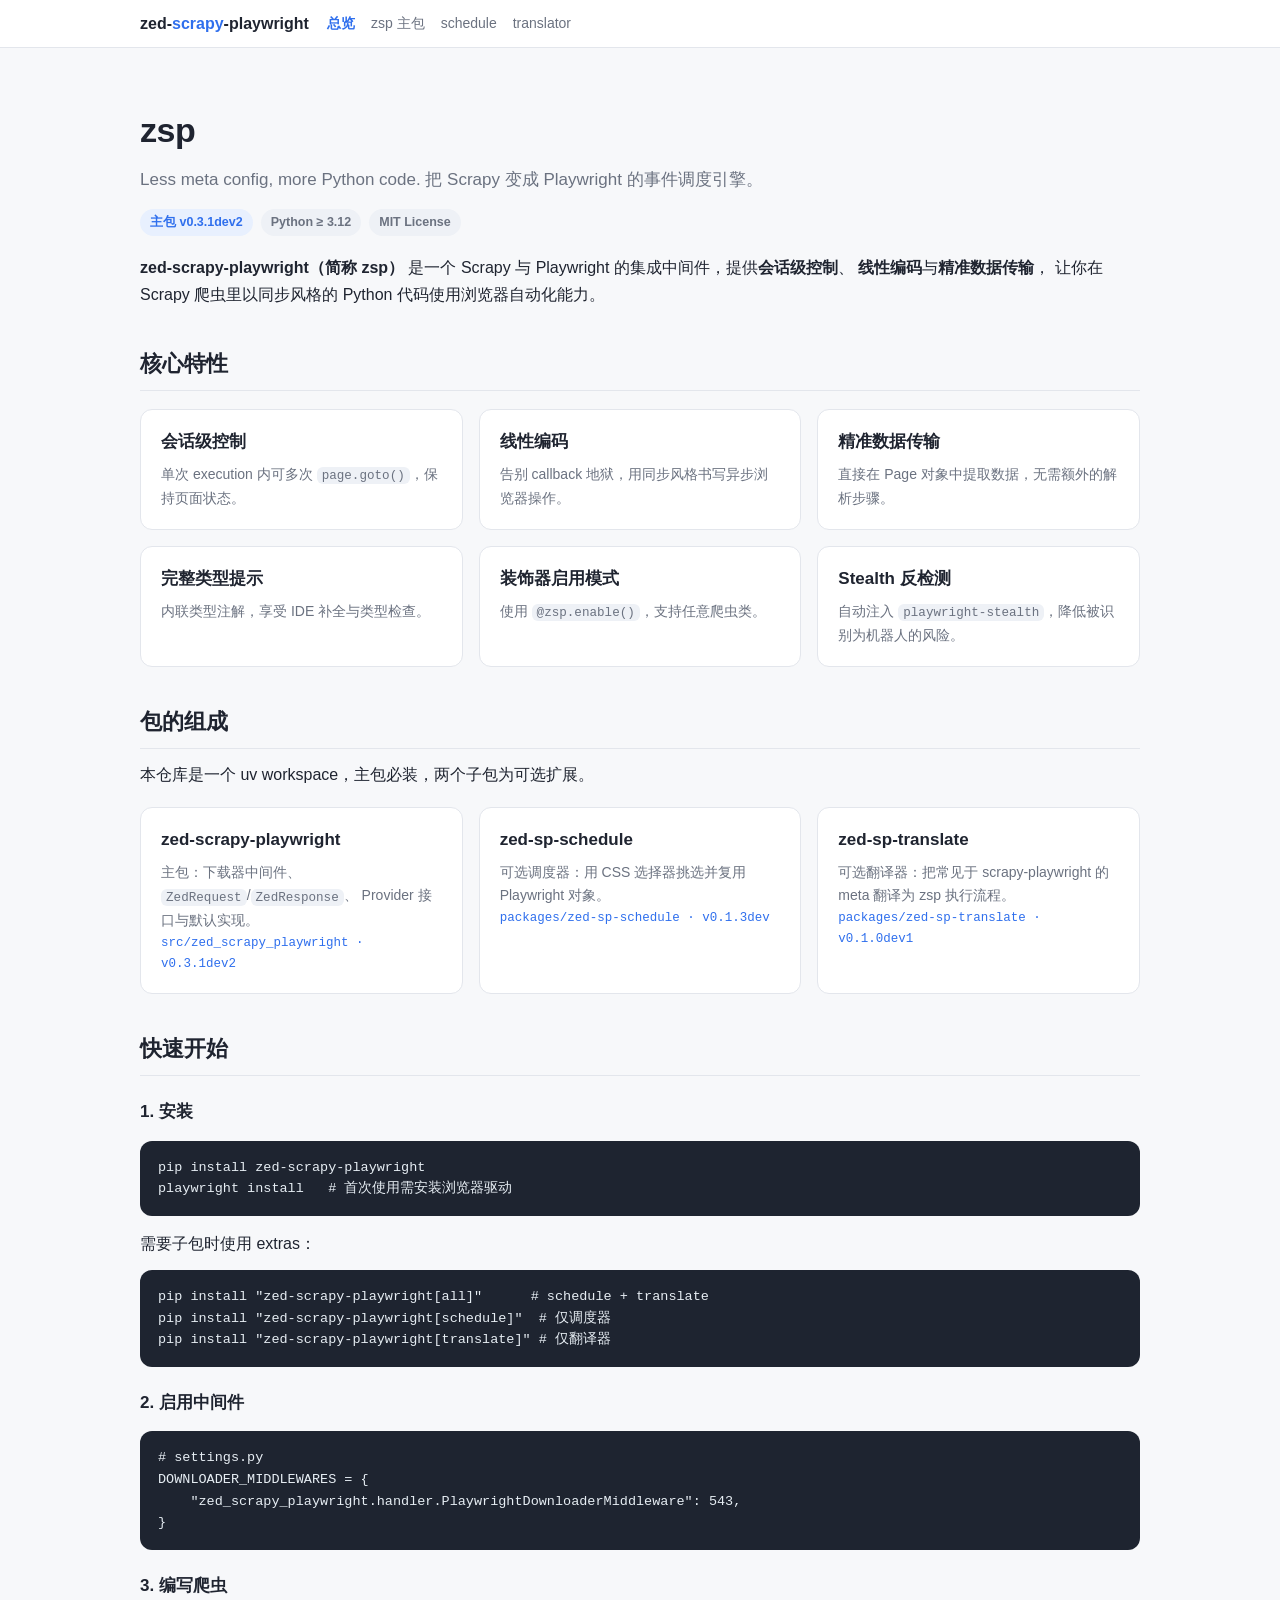
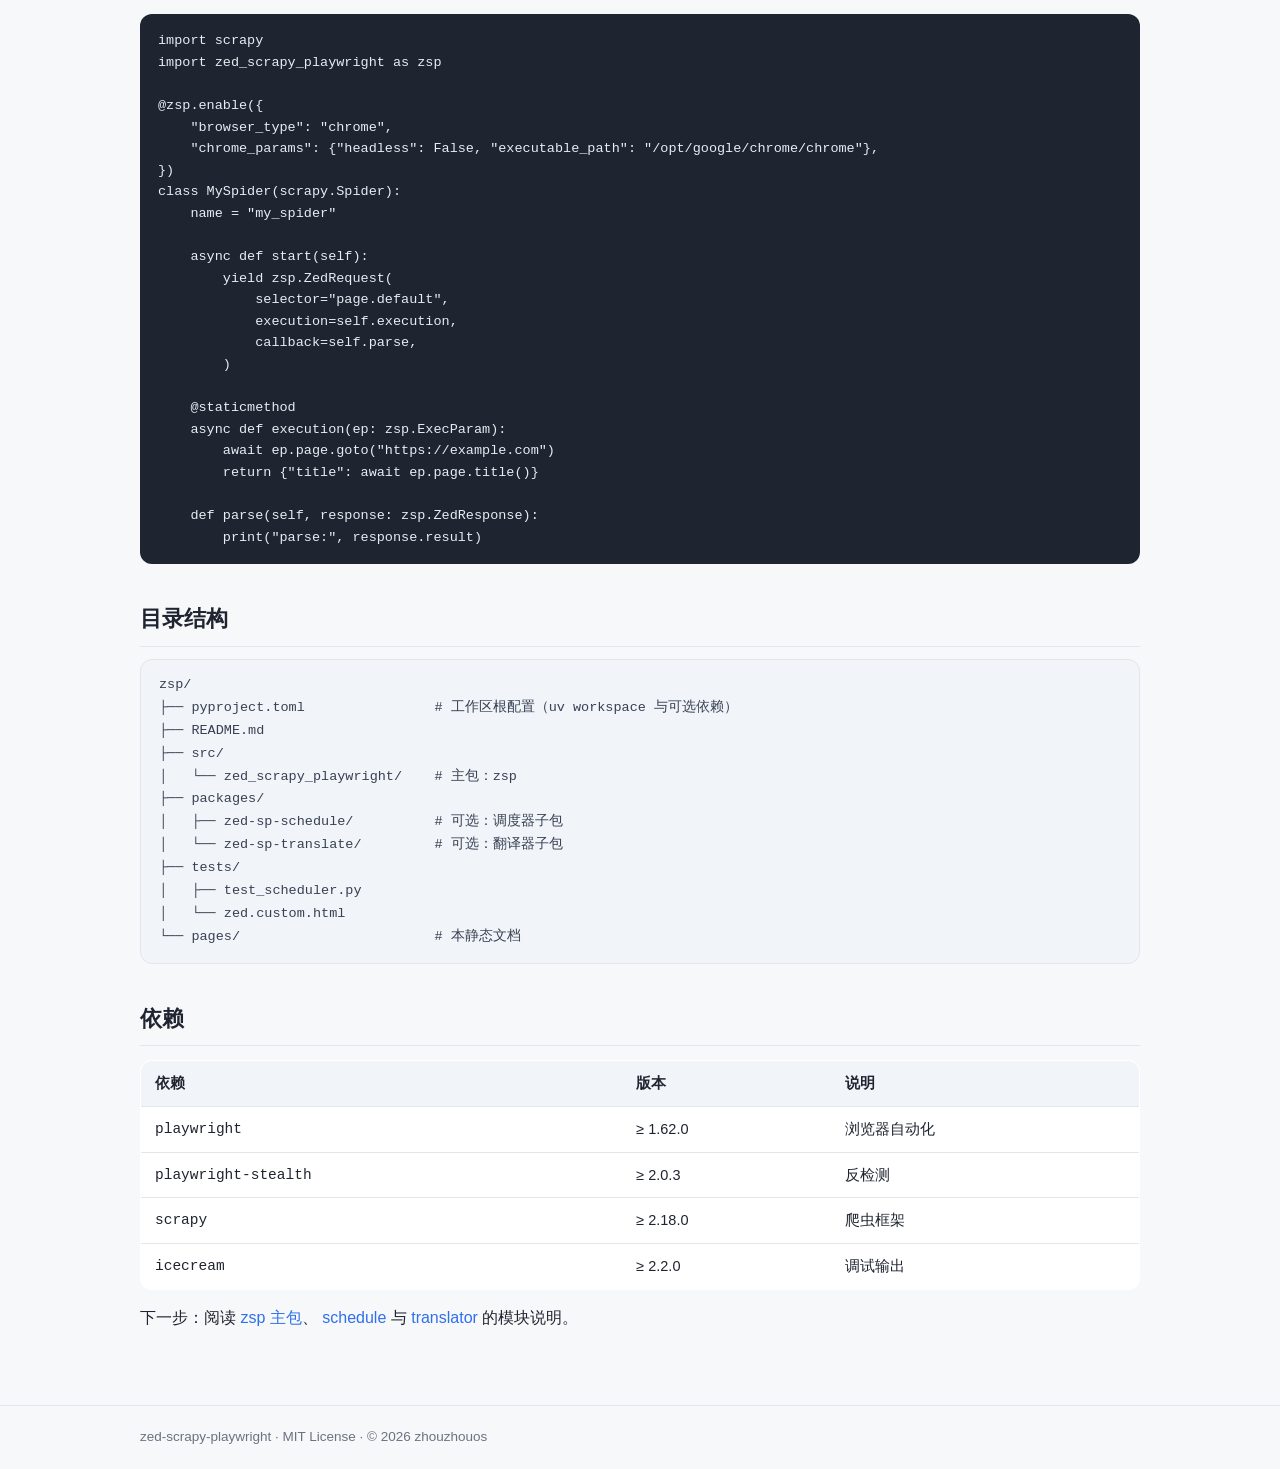
<file: pages/index.html>
<!doctype html>
<html lang="zh-CN">
    <head>
        <meta charset="utf-8" />
        <meta name="viewport" content="width=device-width, initial-scale=1" />
        <title>总览 · zed-scrapy-playwright (zsp)</title>
        <link rel="stylesheet" href="assets/style.css" />
    </head>
    <body>
        <header class="topbar">
            <div class="inner">
                <a class="brand" href="index.html">zed-<span>scrapy</span>-playwright</a>
                <nav>
                    <a class="active" href="index.html">总览</a>
                    <a href="zsp/index.html">zsp 主包</a>
                    <a href="schedule/index.html">schedule</a>
                    <a href="translator/index.html">translator</a>
                </nav>
            </div>
        </header>

        <main class="wrap">
            <section class="hero">
                <h1>zsp</h1>
                <p class="tagline">
                    Less meta config, more Python code.
                    把 Scrapy 变成 Playwright 的事件调度引擎。
                </p>
                <div class="badges">
                    <span class="badge">主包 v0.3.1dev2</span>
                    <span class="badge gray">Python ≥ 3.12</span>
                    <span class="badge gray">MIT License</span>
                </div>
            </section>

            <p>
                <strong>zed-scrapy-playwright（简称 zsp）</strong>
                是一个 Scrapy 与 Playwright 的集成中间件，提供<strong>会话级控制</strong>、
                <strong>线性编码</strong>与<strong>精准数据传输</strong>，
                让你在 Scrapy 爬虫里以同步风格的 Python 代码使用浏览器自动化能力。
            </p>

            <h2>核心特性</h2>
            <div class="grid">
                <div class="card">
                    <h3>会话级控制</h3>
                    <p>单次 execution 内可多次 <code>page.goto()</code>，保持页面状态。</p>
                </div>
                <div class="card">
                    <h3>线性编码</h3>
                    <p>告别 callback 地狱，用同步风格书写异步浏览器操作。</p>
                </div>
                <div class="card">
                    <h3>精准数据传输</h3>
                    <p>直接在 Page 对象中提取数据，无需额外的解析步骤。</p>
                </div>
                <div class="card">
                    <h3>完整类型提示</h3>
                    <p>内联类型注解，享受 IDE 补全与类型检查。</p>
                </div>
                <div class="card">
                    <h3>装饰器启用模式</h3>
                    <p>使用 <code>@zsp.enable()</code>，支持任意爬虫类。</p>
                </div>
                <div class="card">
                    <h3>Stealth 反检测</h3>
                    <p>自动注入 <code>playwright-stealth</code>，降低被识别为机器人的风险。</p>
                </div>
            </div>

            <h2>包的组成</h2>
            <p>本仓库是一个 uv workspace，主包必装，两个子包为可选扩展。</p>
            <div class="grid">
                <a class="card" href="zsp/index.html">
                    <h3>zed-scrapy-playwright</h3>
                    <p>
                        主包：下载器中间件、<code>ZedRequest</code>/<code>ZedResponse</code>、
                        Provider 接口与默认实现。
                    </p>
                    <p class="path mono">src/zed_scrapy_playwright · v0.3.1dev2</p>
                </a>
                <a class="card" href="schedule/index.html">
                    <h3>zed-sp-schedule</h3>
                    <p>可选调度器：用 CSS 选择器挑选并复用 Playwright 对象。</p>
                    <p class="path mono">packages/zed-sp-schedule · v0.1.3dev</p>
                </a>
                <a class="card" href="translator/index.html">
                    <h3>zed-sp-translate</h3>
                    <p>可选翻译器：把常见于 scrapy-playwright 的 meta 翻译为 zsp 执行流程。</p>
                    <p class="path mono">packages/zed-sp-translate · v0.1.0dev1</p>
                </a>
            </div>

            <h2>快速开始</h2>
            <h3>1. 安装</h3>
            <pre><code>pip install zed-scrapy-playwright
playwright install   # 首次使用需安装浏览器驱动</code></pre>
            <p>需要子包时使用 extras：</p>
            <pre><code>pip install "zed-scrapy-playwright[all]"      # schedule + translate
pip install "zed-scrapy-playwright[schedule]"  # 仅调度器
pip install "zed-scrapy-playwright[translate]" # 仅翻译器</code></pre>

            <h3>2. 启用中间件</h3>
            <pre><code># settings.py
DOWNLOADER_MIDDLEWARES = {
    "zed_scrapy_playwright.handler.PlaywrightDownloaderMiddleware": 543,
}</code></pre>

            <h3>3. 编写爬虫</h3>
            <pre><code>import scrapy
import zed_scrapy_playwright as zsp

@zsp.enable({
    "browser_type": "chrome",
    "chrome_params": {"headless": False, "executable_path": "/opt/google/chrome/chrome"},
})
class MySpider(scrapy.Spider):
    name = "my_spider"

    async def start(self):
        yield zsp.ZedRequest(
            selector="page.default",
            execution=self.execution,
            callback=self.parse,
        )

    @staticmethod
    async def execution(ep: zsp.ExecParam):
        await ep.page.goto("https://example.com")
        return {"title": await ep.page.title()}

    def parse(self, response: zsp.ZedResponse):
        print("parse:", response.result)</code></pre>

            <h2>目录结构</h2>
            <div class="tree mono">zsp/
├── pyproject.toml                # 工作区根配置（uv workspace 与可选依赖）
├── README.md
├── src/
│   └── zed_scrapy_playwright/    # 主包：zsp
├── packages/
│   ├── zed-sp-schedule/          # 可选：调度器子包
│   └── zed-sp-translate/         # 可选：翻译器子包
├── tests/
│   ├── test_scheduler.py
│   └── zed.custom.html
└── pages/                        # 本静态文档</div>

            <h2>依赖</h2>
            <table>
                <thead>
                    <tr><th>依赖</th><th>版本</th><th>说明</th></tr>
                </thead>
                <tbody>
                    <tr><td class="mono">playwright</td><td>≥ 1.62.0</td><td>浏览器自动化</td></tr>
                    <tr><td class="mono">playwright-stealth</td><td>≥ 2.0.3</td><td>反检测</td></tr>
                    <tr><td class="mono">scrapy</td><td>≥ 2.18.0</td><td>爬虫框架</td></tr>
                    <tr><td class="mono">icecream</td><td>≥ 2.2.0</td><td>调试输出</td></tr>
                </tbody>
            </table>

            <p>
                下一步：阅读 <a href="zsp/index.html">zsp 主包</a>、
                <a href="schedule/index.html">schedule</a> 与
                <a href="translator/index.html">translator</a> 的模块说明。
            </p>
        </main>

        <footer>
            <div class="inner">
                zed-scrapy-playwright · MIT License · © 2026 zhouzhouos
            </div>
        </footer>
    </body>
</html>
</file>
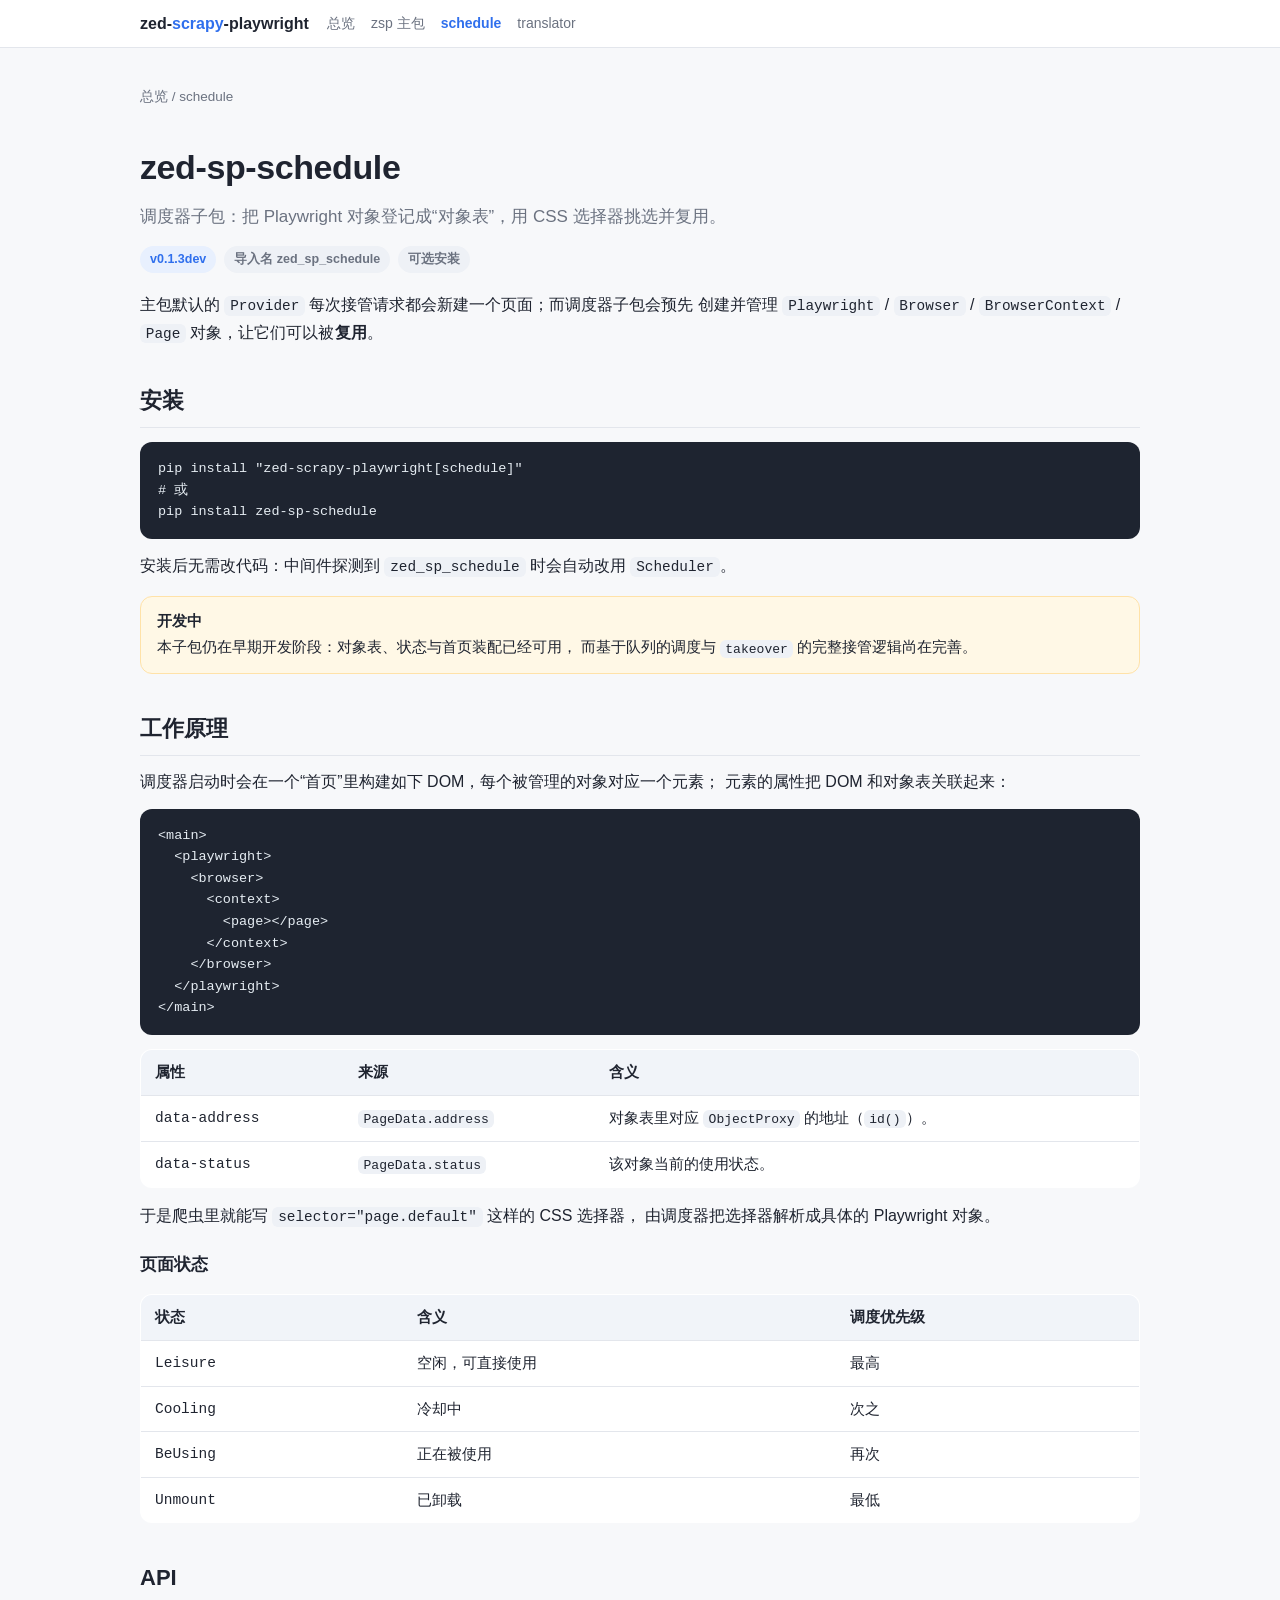
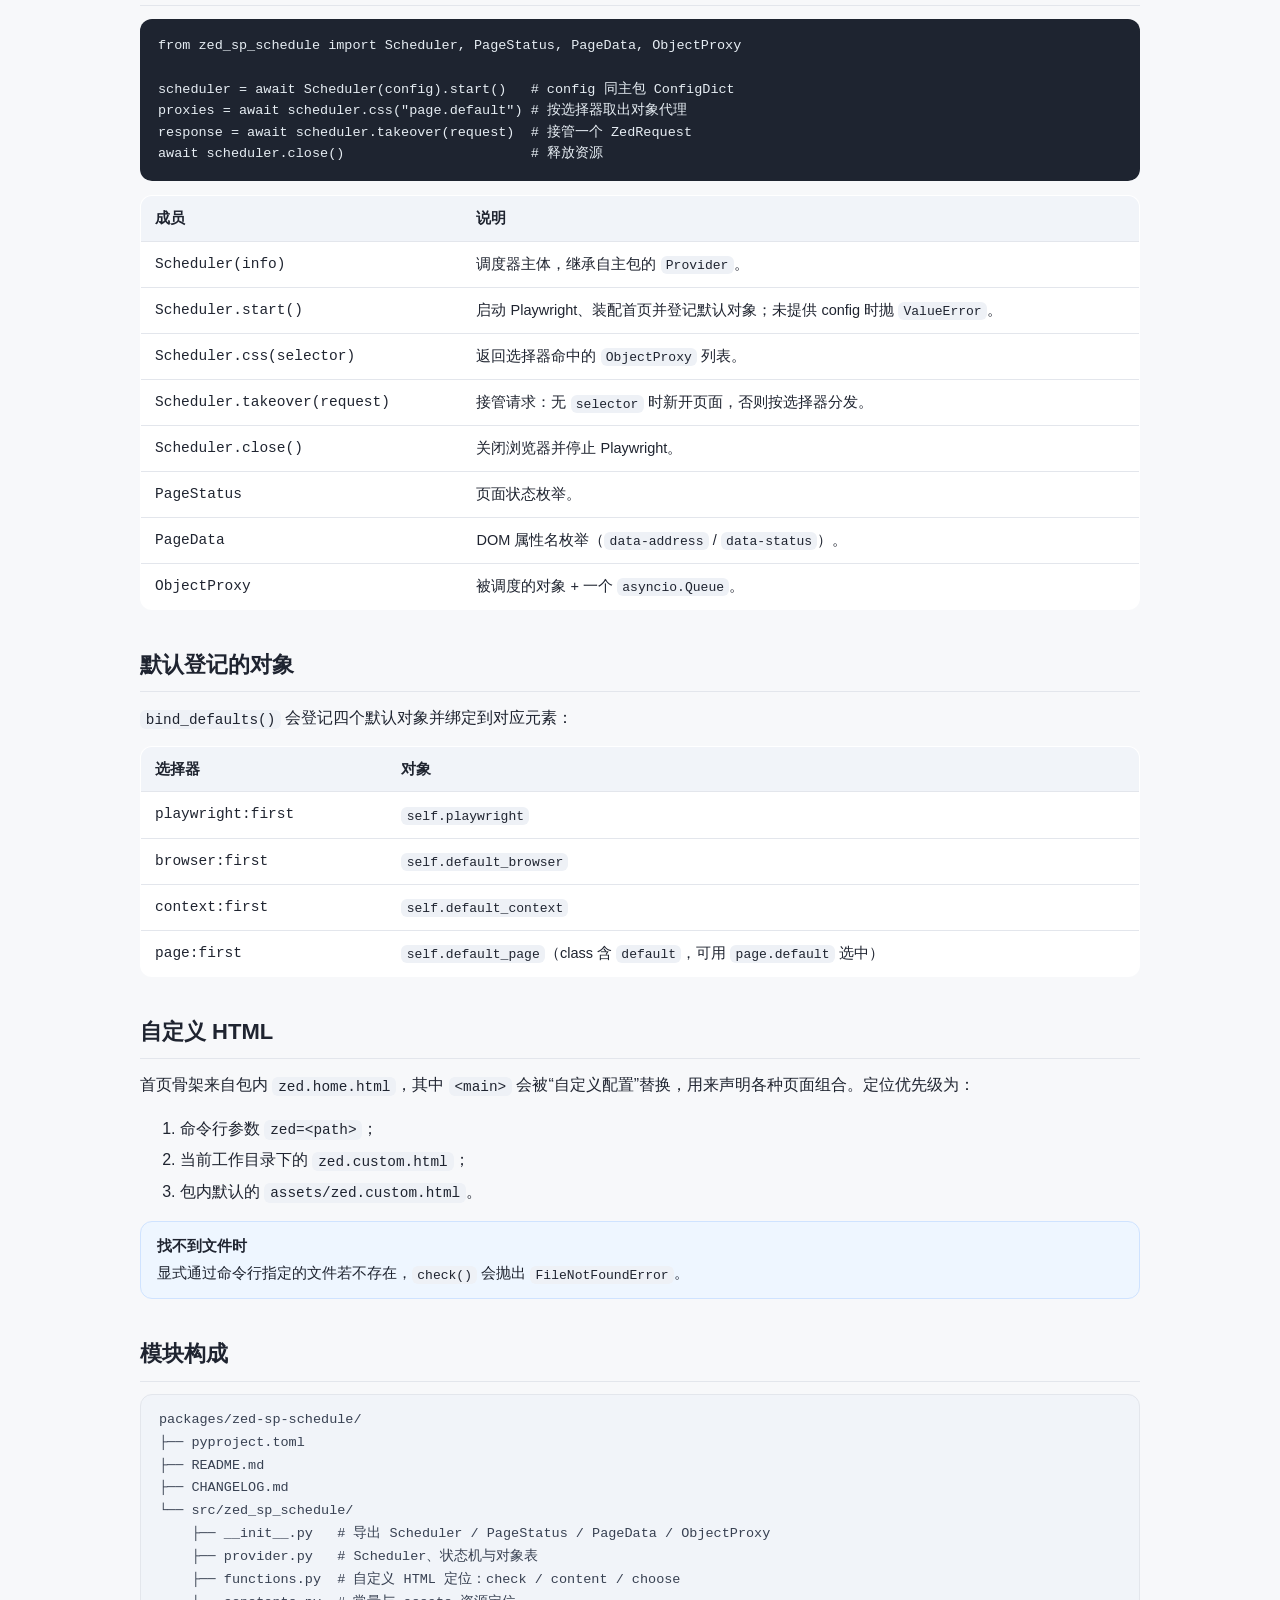
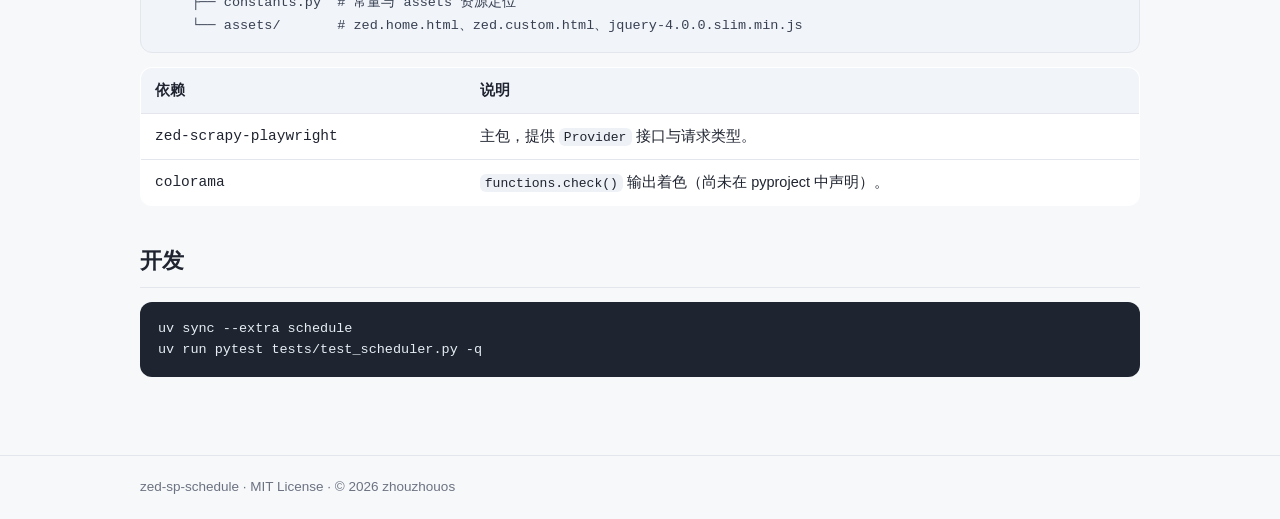
<file: pages/schedule/index.html>
<!doctype html>
<html lang="zh-CN">
    <head>
        <meta charset="utf-8" />
        <meta name="viewport" content="width=device-width, initial-scale=1" />
        <title>schedule · zed-sp-schedule</title>
        <link rel="stylesheet" href="../assets/style.css" />
    </head>
    <body>
        <header class="topbar">
            <div class="inner">
                <a class="brand" href="../index.html">zed-<span>scrapy</span>-playwright</a>
                <nav>
                    <a href="../index.html">总览</a>
                    <a href="../zsp/index.html">zsp 主包</a>
                    <a class="active" href="index.html">schedule</a>
                    <a href="../translator/index.html">translator</a>
                </nav>
            </div>
        </header>

        <main class="wrap">
            <p class="breadcrumb"><a href="../index.html">总览</a> / schedule</p>
            <section class="hero">
                <h1>zed-sp-schedule</h1>
                <p class="tagline">
                    调度器子包：把 Playwright 对象登记成“对象表”，用 CSS 选择器挑选并复用。
                </p>
                <div class="badges">
                    <span class="badge">v0.1.3dev</span>
                    <span class="badge gray">导入名 zed_sp_schedule</span>
                    <span class="badge gray">可选安装</span>
                </div>
            </section>

            <p>
                主包默认的 <code>Provider</code> 每次接管请求都会新建一个页面；而调度器子包会预先
                创建并管理 <code>Playwright</code> / <code>Browser</code> /
                <code>BrowserContext</code> / <code>Page</code> 对象，让它们可以被<strong>复用</strong>。
            </p>

            <h2>安装</h2>
            <pre><code>pip install "zed-scrapy-playwright[schedule]"
# 或
pip install zed-sp-schedule</code></pre>
            <p>安装后无需改代码：中间件探测到 <code>zed_sp_schedule</code> 时会自动改用 <code>Scheduler</code>。</p>

            <div class="wip">
                <strong>开发中</strong>
                本子包仍在早期开发阶段：对象表、状态与首页装配已经可用，
                而基于队列的调度与 <code>takeover</code> 的完整接管逻辑尚在完善。
            </div>

            <h2>工作原理</h2>
            <p>
                调度器启动时会在一个“首页”里构建如下 DOM，每个被管理的对象对应一个元素；
                元素的属性把 DOM 和对象表关联起来：
            </p>
            <pre><code>&lt;main&gt;
  &lt;playwright&gt;
    &lt;browser&gt;
      &lt;context&gt;
        &lt;page&gt;&lt;/page&gt;
      &lt;/context&gt;
    &lt;/browser&gt;
  &lt;/playwright&gt;
&lt;/main&gt;</code></pre>
            <table>
                <thead>
                    <tr><th>属性</th><th>来源</th><th>含义</th></tr>
                </thead>
                <tbody>
                    <tr>
                        <td class="mono">data-address</td>
                        <td><code>PageData.address</code></td>
                        <td>对象表里对应 <code>ObjectProxy</code> 的地址（<code>id()</code>）。</td>
                    </tr>
                    <tr>
                        <td class="mono">data-status</td>
                        <td><code>PageData.status</code></td>
                        <td>该对象当前的使用状态。</td>
                    </tr>
                </tbody>
            </table>
            <p>
                于是爬虫里就能写 <code>selector="page.default"</code> 这样的 CSS 选择器，
                由调度器把选择器解析成具体的 Playwright 对象。
            </p>

            <h3>页面状态</h3>
            <table>
                <thead>
                    <tr><th>状态</th><th>含义</th><th>调度优先级</th></tr>
                </thead>
                <tbody>
                    <tr><td class="mono">Leisure</td><td>空闲，可直接使用</td><td>最高</td></tr>
                    <tr><td class="mono">Cooling</td><td>冷却中</td><td>次之</td></tr>
                    <tr><td class="mono">BeUsing</td><td>正在被使用</td><td>再次</td></tr>
                    <tr><td class="mono">Unmount</td><td>已卸载</td><td>最低</td></tr>
                </tbody>
            </table>

            <h2>API</h2>
            <pre><code>from zed_sp_schedule import Scheduler, PageStatus, PageData, ObjectProxy

scheduler = await Scheduler(config).start()   # config 同主包 ConfigDict
proxies = await scheduler.css("page.default") # 按选择器取出对象代理
response = await scheduler.takeover(request)  # 接管一个 ZedRequest
await scheduler.close()                       # 释放资源</code></pre>

            <table>
                <thead>
                    <tr><th>成员</th><th>说明</th></tr>
                </thead>
                <tbody>
                    <tr><td class="mono">Scheduler(info)</td><td>调度器主体，继承自主包的 <code>Provider</code>。</td></tr>
                    <tr><td class="mono">Scheduler.start()</td><td>启动 Playwright、装配首页并登记默认对象；未提供 config 时抛 <code>ValueError</code>。</td></tr>
                    <tr><td class="mono">Scheduler.css(selector)</td><td>返回选择器命中的 <code>ObjectProxy</code> 列表。</td></tr>
                    <tr><td class="mono">Scheduler.takeover(request)</td><td>接管请求：无 <code>selector</code> 时新开页面，否则按选择器分发。</td></tr>
                    <tr><td class="mono">Scheduler.close()</td><td>关闭浏览器并停止 Playwright。</td></tr>
                    <tr><td class="mono">PageStatus</td><td>页面状态枚举。</td></tr>
                    <tr><td class="mono">PageData</td><td>DOM 属性名枚举（<code>data-address</code> / <code>data-status</code>）。</td></tr>
                    <tr><td class="mono">ObjectProxy</td><td>被调度的对象 + 一个 <code>asyncio.Queue</code>。</td></tr>
                </tbody>
            </table>

            <h2>默认登记的对象</h2>
            <p><code>bind_defaults()</code> 会登记四个默认对象并绑定到对应元素：</p>
            <table>
                <thead>
                    <tr><th>选择器</th><th>对象</th></tr>
                </thead>
                <tbody>
                    <tr><td class="mono">playwright:first</td><td><code>self.playwright</code></td></tr>
                    <tr><td class="mono">browser:first</td><td><code>self.default_browser</code></td></tr>
                    <tr><td class="mono">context:first</td><td><code>self.default_context</code></td></tr>
                    <tr><td class="mono">page:first</td><td><code>self.default_page</code>（class 含 <code>default</code>，可用 <code>page.default</code> 选中）</td></tr>
                </tbody>
            </table>

            <h2>自定义 HTML</h2>
            <p>
                首页骨架来自包内 <code>zed.home.html</code>，其中 <code>&lt;main&gt;</code>
                会被“自定义配置”替换，用来声明各种页面组合。定位优先级为：
            </p>
            <ol>
                <li>命令行参数 <code>zed=&lt;path&gt;</code>；</li>
                <li>当前工作目录下的 <code>zed.custom.html</code>；</li>
                <li>包内默认的 <code>assets/zed.custom.html</code>。</li>
            </ol>
            <div class="note">
                <strong>找不到文件时</strong>
                显式通过命令行指定的文件若不存在，<code>check()</code> 会抛出 <code>FileNotFoundError</code>。
            </div>

            <h2>模块构成</h2>
            <div class="tree mono">packages/zed-sp-schedule/
├── pyproject.toml
├── README.md
├── CHANGELOG.md
└── src/zed_sp_schedule/
    ├── __init__.py   # 导出 Scheduler / PageStatus / PageData / ObjectProxy
    ├── provider.py   # Scheduler、状态机与对象表
    ├── functions.py  # 自定义 HTML 定位：check / content / choose
    ├── constants.py  # 常量与 assets 资源定位
    └── assets/       # zed.home.html、zed.custom.html、jquery-4.0.0.slim.min.js</div>

            <table>
                <thead>
                    <tr><th>依赖</th><th>说明</th></tr>
                </thead>
                <tbody>
                    <tr><td class="mono">zed-scrapy-playwright</td><td>主包，提供 <code>Provider</code> 接口与请求类型。</td></tr>
                    <tr><td class="mono">colorama</td><td><code>functions.check()</code> 输出着色（尚未在 pyproject 中声明）。</td></tr>
                </tbody>
            </table>

            <h2>开发</h2>
            <pre><code>uv sync --extra schedule
uv run pytest tests/test_scheduler.py -q</code></pre>
        </main>

        <footer>
            <div class="inner">
                zed-sp-schedule · MIT License · © 2026 zhouzhouos
            </div>
        </footer>
    </body>
</html>
</file>
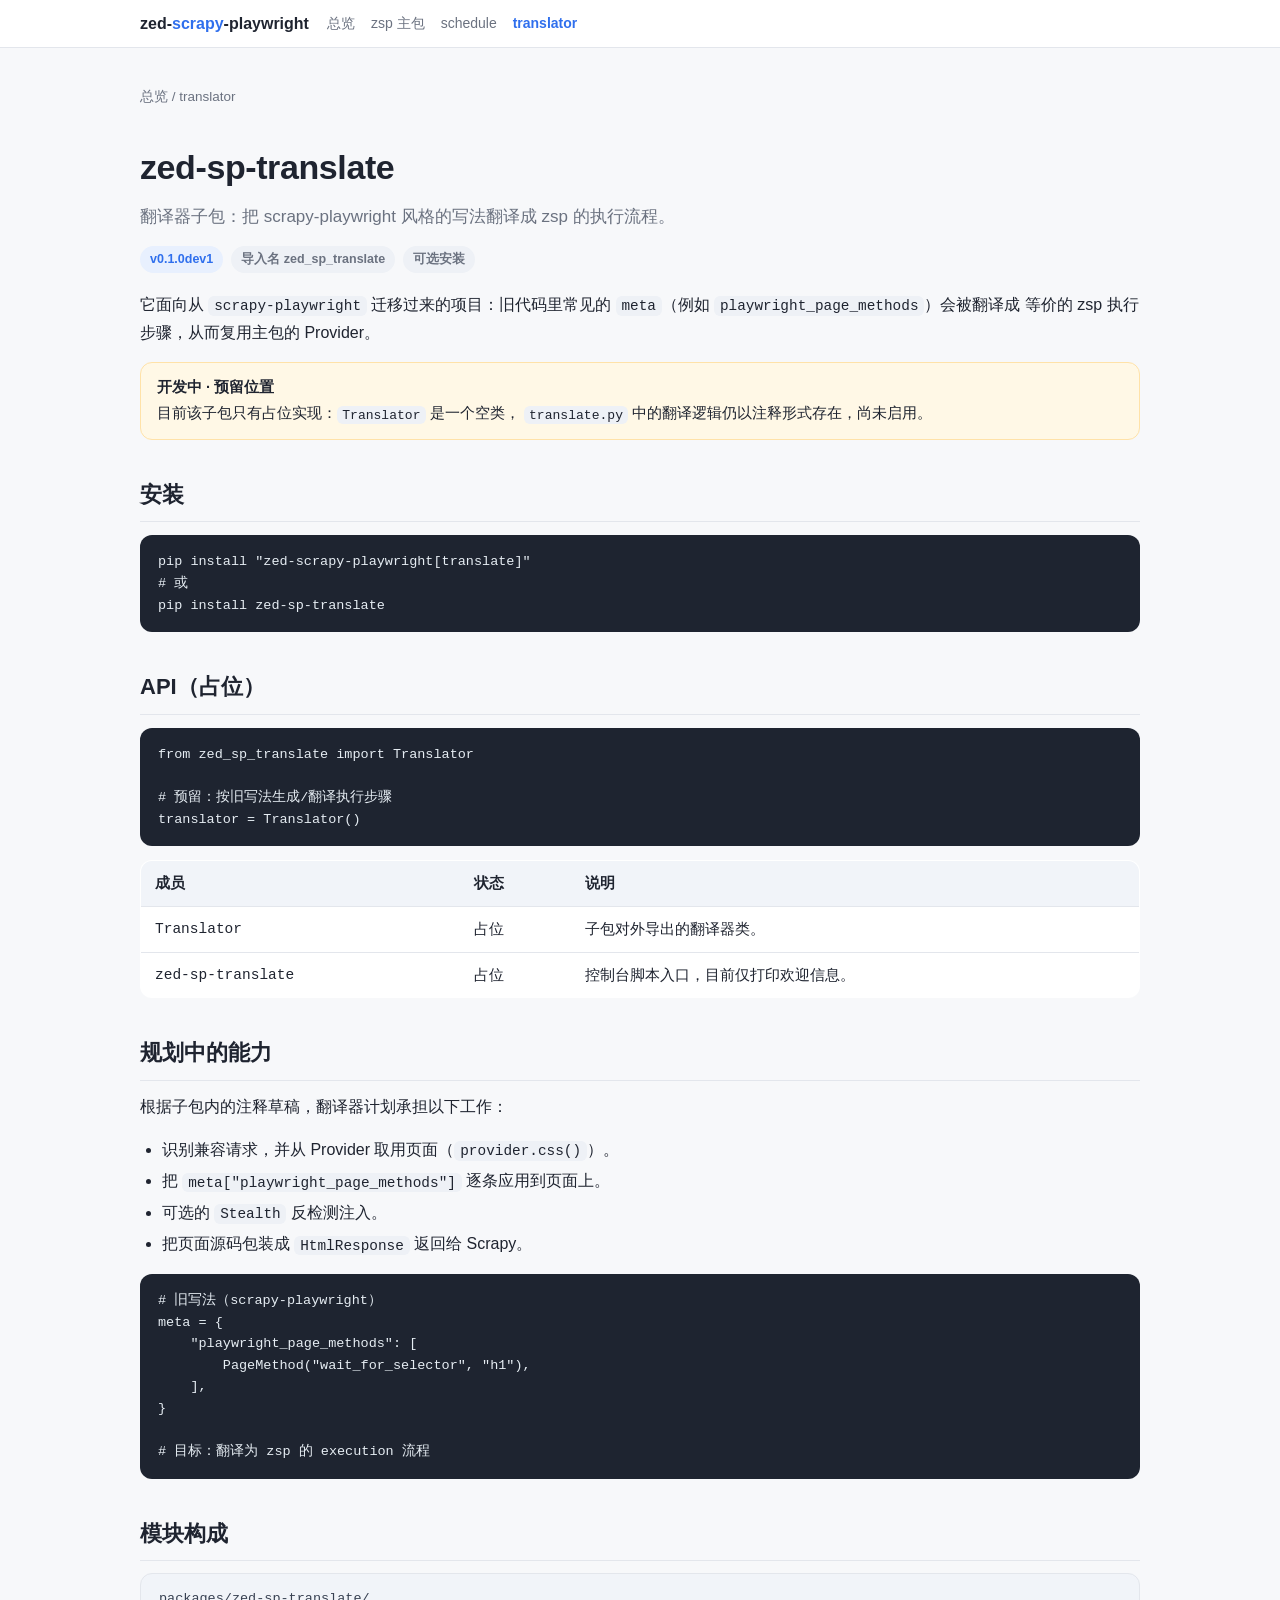
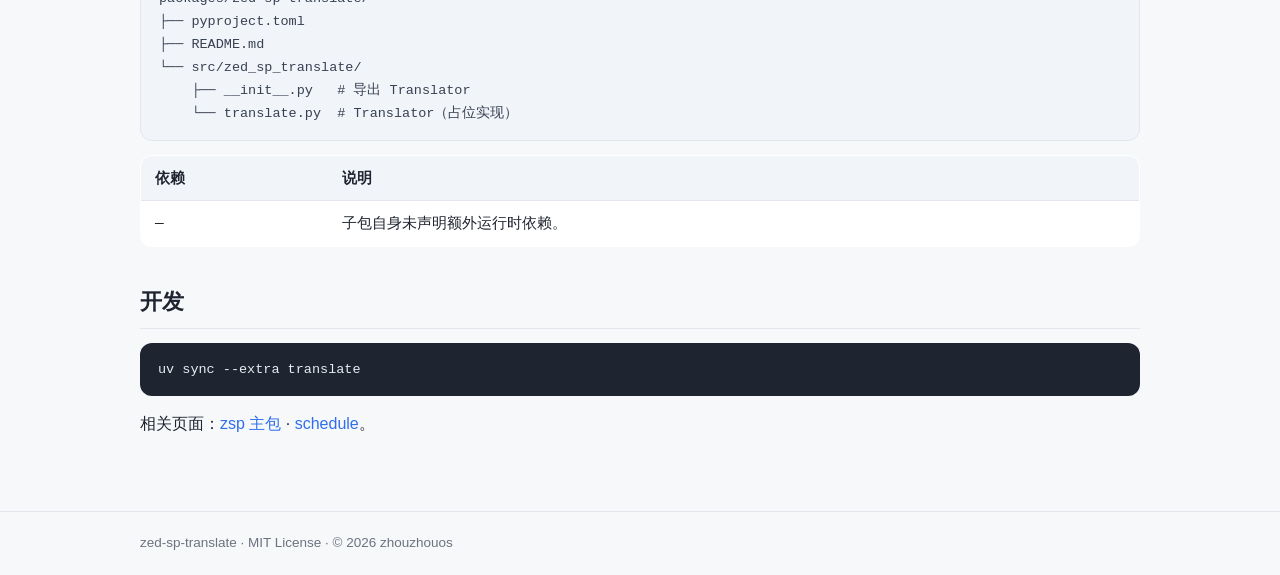
<file: pages/translator/index.html>
<!doctype html>
<html lang="zh-CN">
    <head>
        <meta charset="utf-8" />
        <meta name="viewport" content="width=device-width, initial-scale=1" />
        <title>translator · zed-sp-translate</title>
        <link rel="stylesheet" href="../assets/style.css" />
    </head>
    <body>
        <header class="topbar">
            <div class="inner">
                <a class="brand" href="../index.html">zed-<span>scrapy</span>-playwright</a>
                <nav>
                    <a href="../index.html">总览</a>
                    <a href="../zsp/index.html">zsp 主包</a>
                    <a href="../schedule/index.html">schedule</a>
                    <a class="active" href="index.html">translator</a>
                </nav>
            </div>
        </header>

        <main class="wrap">
            <p class="breadcrumb"><a href="../index.html">总览</a> / translator</p>
            <section class="hero">
                <h1>zed-sp-translate</h1>
                <p class="tagline">
                    翻译器子包：把 scrapy-playwright 风格的写法翻译成 zsp 的执行流程。
                </p>
                <div class="badges">
                    <span class="badge">v0.1.0dev1</span>
                    <span class="badge gray">导入名 zed_sp_translate</span>
                    <span class="badge gray">可选安装</span>
                </div>
            </section>

            <p>
                它面向从 <code>scrapy-playwright</code> 迁移过来的项目：旧代码里常见的
                <code>meta</code>（例如 <code>playwright_page_methods</code>）会被翻译成
                等价的 zsp 执行步骤，从而复用主包的 Provider。
            </p>

            <div class="wip">
                <strong>开发中 · 预留位置</strong>
                目前该子包只有占位实现：<code>Translator</code> 是一个空类，
                <code>translate.py</code> 中的翻译逻辑仍以注释形式存在，尚未启用。
            </div>

            <h2>安装</h2>
            <pre><code>pip install "zed-scrapy-playwright[translate]"
# 或
pip install zed-sp-translate</code></pre>

            <h2>API（占位）</h2>
            <pre><code>from zed_sp_translate import Translator

# 预留：按旧写法生成/翻译执行步骤
translator = Translator()</code></pre>

            <table>
                <thead>
                    <tr><th>成员</th><th>状态</th><th>说明</th></tr>
                </thead>
                <tbody>
                    <tr><td class="mono">Translator</td><td>占位</td><td>子包对外导出的翻译器类。</td></tr>
                    <tr><td class="mono">zed-sp-translate</td><td>占位</td><td>控制台脚本入口，目前仅打印欢迎信息。</td></tr>
                </tbody>
            </table>

            <h2>规划中的能力</h2>
            <p>根据子包内的注释草稿，翻译器计划承担以下工作：</p>
            <ul>
                <li>识别兼容请求，并从 Provider 取用页面（<code>provider.css()</code>）。</li>
                <li>把 <code>meta["playwright_page_methods"]</code> 逐条应用到页面上。</li>
                <li>可选的 <code>Stealth</code> 反检测注入。</li>
                <li>把页面源码包装成 <code>HtmlResponse</code> 返回给 Scrapy。</li>
            </ul>
            <pre><code># 旧写法（scrapy-playwright）
meta = {
    "playwright_page_methods": [
        PageMethod("wait_for_selector", "h1"),
    ],
}

# 目标：翻译为 zsp 的 execution 流程</code></pre>

            <h2>模块构成</h2>
            <div class="tree mono">packages/zed-sp-translate/
├── pyproject.toml
├── README.md
└── src/zed_sp_translate/
    ├── __init__.py   # 导出 Translator
    └── translate.py  # Translator（占位实现）</div>

            <table>
                <thead>
                    <tr><th>依赖</th><th>说明</th></tr>
                </thead>
                <tbody>
                    <tr><td class="mono">—</td><td>子包自身未声明额外运行时依赖。</td></tr>
                </tbody>
            </table>

            <h2>开发</h2>
            <pre><code>uv sync --extra translate</code></pre>

            <p>
                相关页面：<a href="../zsp/index.html">zsp 主包</a> ·
                <a href="../schedule/index.html">schedule</a>。
            </p>
        </main>

        <footer>
            <div class="inner">
                zed-sp-translate · MIT License · © 2026 zhouzhouos
            </div>
        </footer>
    </body>
</html>
</file>
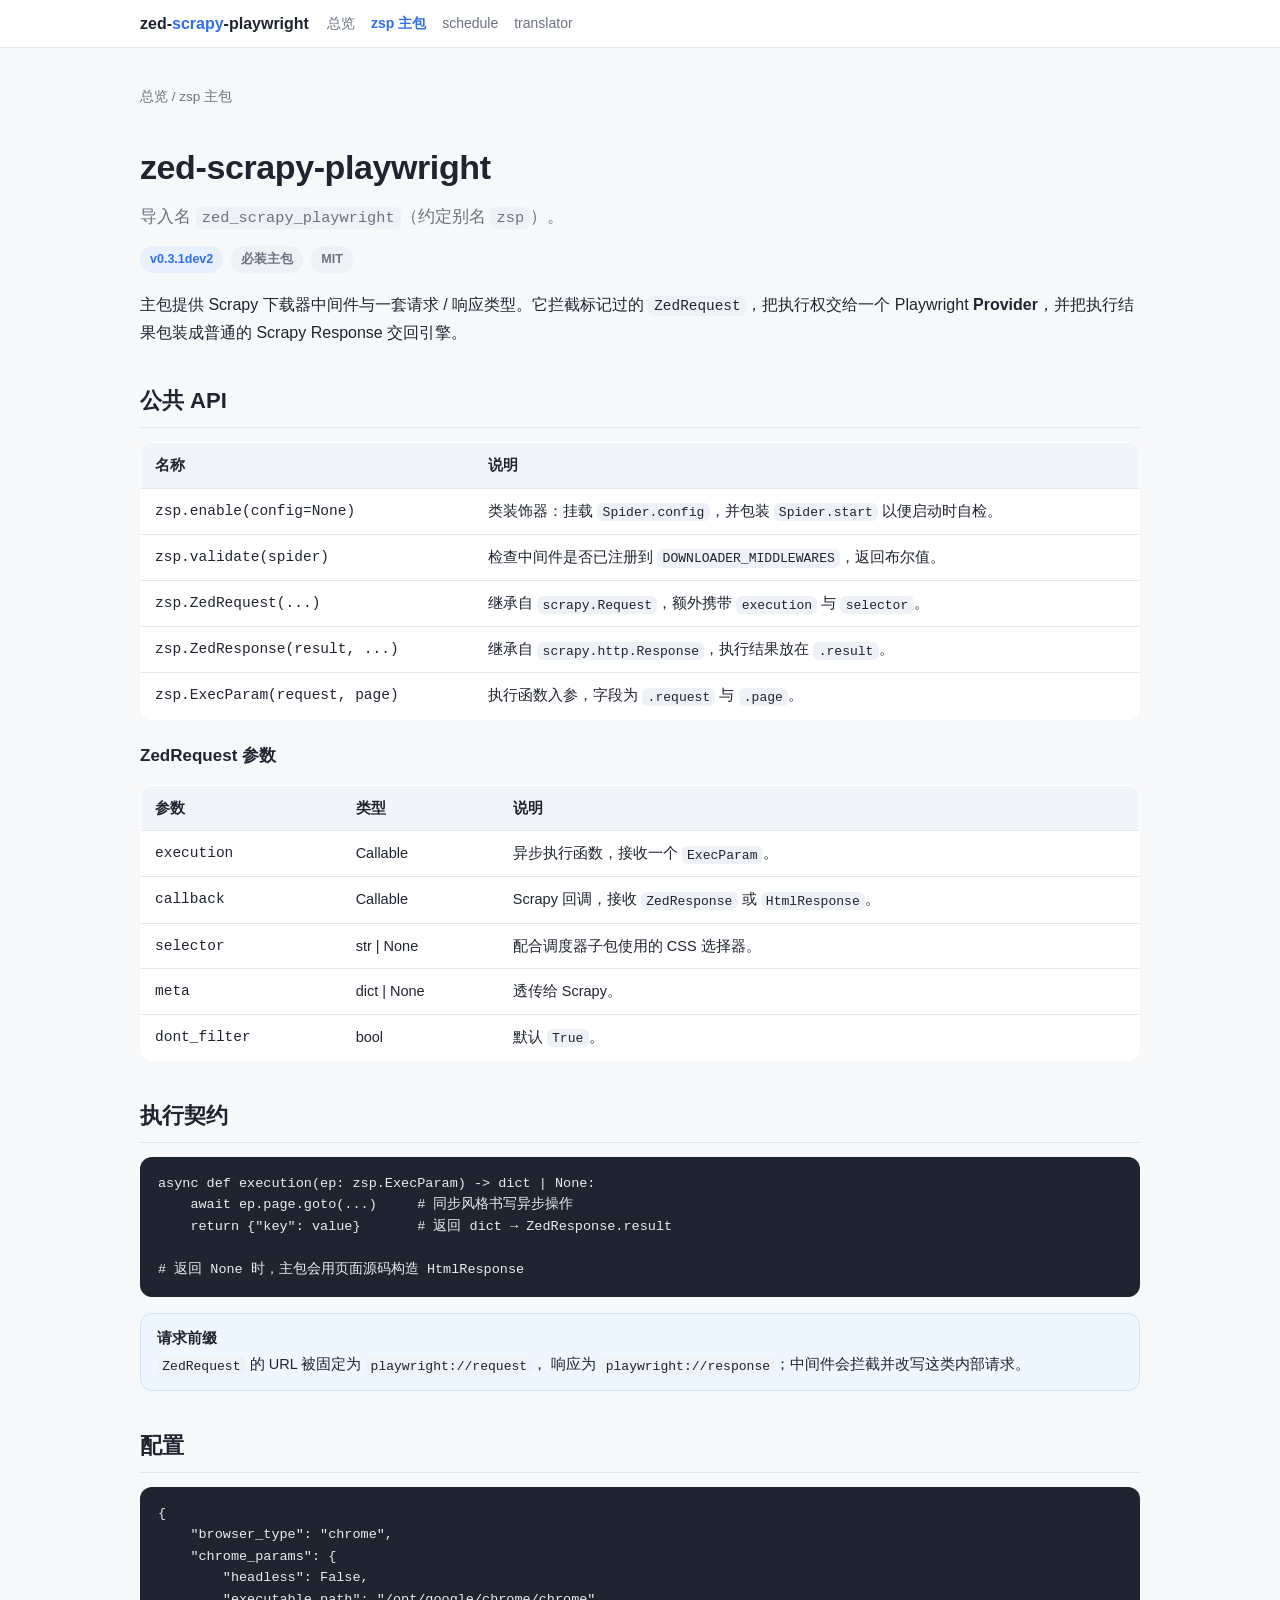
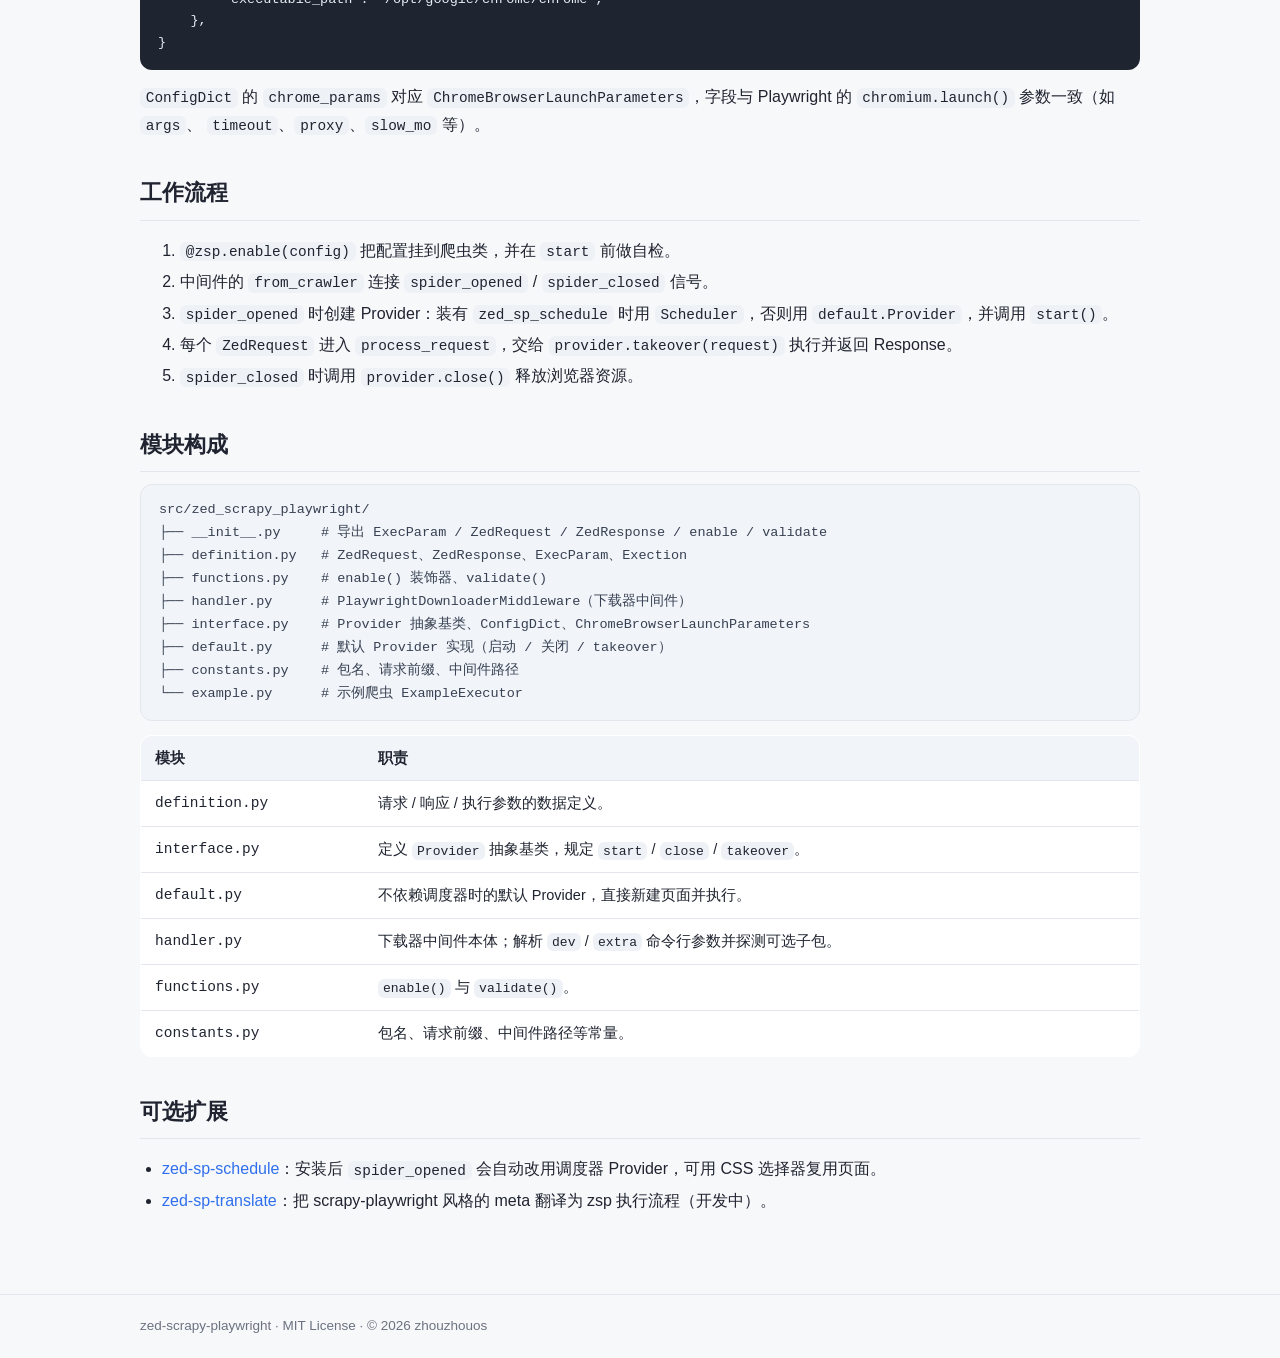
<file: pages/zsp/index.html>
<!doctype html>
<html lang="zh-CN">
    <head>
        <meta charset="utf-8" />
        <meta name="viewport" content="width=device-width, initial-scale=1" />
        <title>zsp 主包 · zed-scrapy-playwright</title>
        <link rel="stylesheet" href="../assets/style.css" />
    </head>
    <body>
        <header class="topbar">
            <div class="inner">
                <a class="brand" href="../index.html">zed-<span>scrapy</span>-playwright</a>
                <nav>
                    <a href="../index.html">总览</a>
                    <a class="active" href="index.html">zsp 主包</a>
                    <a href="../schedule/index.html">schedule</a>
                    <a href="../translator/index.html">translator</a>
                </nav>
            </div>
        </header>

        <main class="wrap">
            <p class="breadcrumb"><a href="../index.html">总览</a> / zsp 主包</p>
            <section class="hero">
                <h1>zed-scrapy-playwright</h1>
                <p class="tagline">
                    导入名 <code>zed_scrapy_playwright</code>（约定别名 <code>zsp</code>）。
                </p>
                <div class="badges">
                    <span class="badge">v0.3.1dev2</span>
                    <span class="badge gray">必装主包</span>
                    <span class="badge gray">MIT</span>
                </div>
            </section>

            <p>
                主包提供 Scrapy 下载器中间件与一套请求 / 响应类型。它拦截标记过的
                <code>ZedRequest</code>，把执行权交给一个 Playwright
                <strong>Provider</strong>，并把执行结果包装成普通的 Scrapy Response 交回引擎。
            </p>

            <h2>公共 API</h2>
            <table>
                <thead>
                    <tr><th>名称</th><th>说明</th></tr>
                </thead>
                <tbody>
                    <tr>
                        <td class="mono">zsp.enable(config=None)</td>
                        <td>类装饰器：挂载 <code>Spider.config</code>，并包装 <code>Spider.start</code> 以便启动时自检。</td>
                    </tr>
                    <tr>
                        <td class="mono">zsp.validate(spider)</td>
                        <td>检查中间件是否已注册到 <code>DOWNLOADER_MIDDLEWARES</code>，返回布尔值。</td>
                    </tr>
                    <tr>
                        <td class="mono">zsp.ZedRequest(...)</td>
                        <td>继承自 <code>scrapy.Request</code>，额外携带 <code>execution</code> 与 <code>selector</code>。</td>
                    </tr>
                    <tr>
                        <td class="mono">zsp.ZedResponse(result, ...)</td>
                        <td>继承自 <code>scrapy.http.Response</code>，执行结果放在 <code>.result</code>。</td>
                    </tr>
                    <tr>
                        <td class="mono">zsp.ExecParam(request, page)</td>
                        <td>执行函数入参，字段为 <code>.request</code> 与 <code>.page</code>。</td>
                    </tr>
                </tbody>
            </table>

            <h3>ZedRequest 参数</h3>
            <table>
                <thead>
                    <tr><th>参数</th><th>类型</th><th>说明</th></tr>
                </thead>
                <tbody>
                    <tr><td class="mono">execution</td><td>Callable</td><td>异步执行函数，接收一个 <code>ExecParam</code>。</td></tr>
                    <tr><td class="mono">callback</td><td>Callable</td><td>Scrapy 回调，接收 <code>ZedResponse</code> 或 <code>HtmlResponse</code>。</td></tr>
                    <tr><td class="mono">selector</td><td>str | None</td><td>配合调度器子包使用的 CSS 选择器。</td></tr>
                    <tr><td class="mono">meta</td><td>dict | None</td><td>透传给 Scrapy。</td></tr>
                    <tr><td class="mono">dont_filter</td><td>bool</td><td>默认 <code>True</code>。</td></tr>
                </tbody>
            </table>

            <h2>执行契约</h2>
            <pre><code>async def execution(ep: zsp.ExecParam) -> dict | None:
    await ep.page.goto(...)     # 同步风格书写异步操作
    return {"key": value}       # 返回 dict → ZedResponse.result

# 返回 None 时，主包会用页面源码构造 HtmlResponse</code></pre>

            <div class="note">
                <strong>请求前缀</strong>
                <code>ZedRequest</code> 的 URL 被固定为 <code>playwright://request</code>，
                响应为 <code>playwright://response</code>；中间件会拦截并改写这类内部请求。
            </div>

            <h2>配置</h2>
            <pre><code>{
    "browser_type": "chrome",
    "chrome_params": {
        "headless": False,
        "executable_path": "/opt/google/chrome/chrome",
    },
}</code></pre>
            <p>
                <code>ConfigDict</code> 的 <code>chrome_params</code> 对应
                <code>ChromeBrowserLaunchParameters</code>，字段与 Playwright 的
                <code>chromium.launch()</code> 参数一致（如 <code>args</code>、
                <code>timeout</code>、<code>proxy</code>、<code>slow_mo</code> 等）。
            </p>

            <h2>工作流程</h2>
            <ol>
                <li><code>@zsp.enable(config)</code> 把配置挂到爬虫类，并在 <code>start</code> 前做自检。</li>
                <li>中间件的 <code>from_crawler</code> 连接 <code>spider_opened</code> / <code>spider_closed</code> 信号。</li>
                <li>
                    <code>spider_opened</code> 时创建 Provider：装有 <code>zed_sp_schedule</code>
                    时用 <code>Scheduler</code>，否则用 <code>default.Provider</code>，并调用 <code>start()</code>。
                </li>
                <li>
                    每个 <code>ZedRequest</code> 进入 <code>process_request</code>，交给
                    <code>provider.takeover(request)</code> 执行并返回 Response。
                </li>
                <li><code>spider_closed</code> 时调用 <code>provider.close()</code> 释放浏览器资源。</li>
            </ol>

            <h2>模块构成</h2>
            <div class="tree mono">src/zed_scrapy_playwright/
├── __init__.py     # 导出 ExecParam / ZedRequest / ZedResponse / enable / validate
├── definition.py   # ZedRequest、ZedResponse、ExecParam、Exection
├── functions.py    # enable() 装饰器、validate()
├── handler.py      # PlaywrightDownloaderMiddleware（下载器中间件）
├── interface.py    # Provider 抽象基类、ConfigDict、ChromeBrowserLaunchParameters
├── default.py      # 默认 Provider 实现（启动 / 关闭 / takeover）
├── constants.py    # 包名、请求前缀、中间件路径
└── example.py      # 示例爬虫 ExampleExecutor</div>

            <table>
                <thead>
                    <tr><th>模块</th><th>职责</th></tr>
                </thead>
                <tbody>
                    <tr><td class="mono">definition.py</td><td>请求 / 响应 / 执行参数的数据定义。</td></tr>
                    <tr><td class="mono">interface.py</td><td>定义 <code>Provider</code> 抽象基类，规定 <code>start</code> / <code>close</code> / <code>takeover</code>。</td></tr>
                    <tr><td class="mono">default.py</td><td>不依赖调度器时的默认 Provider，直接新建页面并执行。</td></tr>
                    <tr><td class="mono">handler.py</td><td>下载器中间件本体；解析 <code>dev</code> / <code>extra</code> 命令行参数并探测可选子包。</td></tr>
                    <tr><td class="mono">functions.py</td><td><code>enable()</code> 与 <code>validate()</code>。</td></tr>
                    <tr><td class="mono">constants.py</td><td>包名、请求前缀、中间件路径等常量。</td></tr>
                </tbody>
            </table>

            <h2>可选扩展</h2>
            <ul>
                <li>
                    <a href="../schedule/index.html">zed-sp-schedule</a>：安装后
                    <code>spider_opened</code> 会自动改用调度器 Provider，可用 CSS 选择器复用页面。
                </li>
                <li>
                    <a href="../translator/index.html">zed-sp-translate</a>：把
                    scrapy-playwright 风格的 meta 翻译为 zsp 执行流程（开发中）。
                </li>
            </ul>
        </main>

        <footer>
            <div class="inner">
                zed-scrapy-playwright · MIT License · © 2026 zhouzhouos
            </div>
        </footer>
    </body>
</html>
</file>
<file: pages/assets/style.css>
:root {
    --bg: #f7f8fa;
    --surface: #ffffff;
    --border: #e3e6ec;
    --text: #1f2430;
    --muted: #6b7280;
    --accent: #2f6fed;
    --accent-soft: #e8f0fe;
    --code-bg: #1e2430;
    --code-text: #e6edf3;
    --radius: 12px;
    --maxw: 1040px;
}

* {
    box-sizing: border-box;
}

html {
    scroll-behavior: smooth;
}

body {
    margin: 0;
    font-family:
        -apple-system, BlinkMacSystemFont, "Segoe UI", "Noto Sans SC",
        "PingFang SC", "Microsoft YaHei", sans-serif;
    background: var(--bg);
    color: var(--text);
    line-height: 1.7;
}

a {
    color: var(--accent);
    text-decoration: none;
}
a:hover {
    text-decoration: underline;
}

code,
pre,
.mono {
    font-family:
        ui-monospace, SFMono-Regular, Menlo, Consolas, "Liberation Mono",
        monospace;
}

code {
    background: #eef1f6;
    padding: 0.12em 0.4em;
    border-radius: 6px;
    font-size: 0.9em;
}

pre {
    background: var(--code-bg);
    color: var(--code-text);
    padding: 16px 18px;
    border-radius: var(--radius);
    overflow: auto;
    font-size: 13.5px;
    line-height: 1.6;
}

pre code {
    background: none;
    padding: 0;
    color: inherit;
    font-size: inherit;
}

/* 顶栏 */
.topbar {
    position: sticky;
    top: 0;
    z-index: 10;
    background: rgba(255, 255, 255, 0.92);
    backdrop-filter: blur(8px);
    border-bottom: 1px solid var(--border);
}

.topbar .inner {
    max-width: var(--maxw);
    margin: 0 auto;
    padding: 10px 20px;
    display: flex;
    align-items: center;
    gap: 18px;
    flex-wrap: wrap;
}

.brand {
    font-weight: 700;
    color: var(--text);
}
.brand span {
    color: var(--accent);
}

.topbar nav {
    display: flex;
    gap: 16px;
    flex-wrap: wrap;
}

.topbar nav a {
    color: var(--muted);
    font-size: 14px;
}
.topbar nav a.active {
    color: var(--accent);
    font-weight: 600;
}

/* 版心 */
.wrap {
    max-width: var(--maxw);
    margin: 0 auto;
    padding: 28px 20px 64px;
}

.hero {
    padding: 26px 0 8px;
}
.hero h1 {
    font-size: 34px;
    margin: 0 0 6px;
    letter-spacing: -0.4px;
}
.hero .tagline {
    color: var(--muted);
    font-size: 17px;
    margin: 0 0 14px;
}

.badges {
    display: flex;
    gap: 8px;
    flex-wrap: wrap;
}

.badge {
    display: inline-block;
    padding: 3px 10px;
    border-radius: 999px;
    background: var(--accent-soft);
    color: var(--accent);
    font-size: 12.5px;
    font-weight: 600;
}
.badge.gray {
    background: #eef1f6;
    color: var(--muted);
}

/* 卡片 */
.grid {
    display: grid;
    grid-template-columns: repeat(auto-fit, minmax(260px, 1fr));
    gap: 16px;
    margin: 18px 0;
}

.card {
    display: block;
    background: var(--surface);
    border: 1px solid var(--border);
    border-radius: var(--radius);
    padding: 18px 20px;
    color: var(--text);
    transition:
        border-color 0.15s,
        box-shadow 0.15s;
}
.card:hover {
    border-color: var(--accent);
    box-shadow: 0 6px 20px rgba(47, 111, 237, 0.1);
    text-decoration: none;
}
.card h3 {
    margin: 0 0 6px;
    font-size: 17px;
}
.card p {
    margin: 0;
    color: var(--muted);
    font-size: 14px;
}
.card .path {
    font-size: 12.5px;
    color: var(--accent);
}

/* 标题与正文 */
h2 {
    font-size: 22px;
    margin: 36px 0 12px;
    padding-bottom: 8px;
    border-bottom: 1px solid var(--border);
}
h3 {
    font-size: 17px;
    margin: 22px 0 8px;
}
p {
    margin: 10px 0;
}
ul {
    padding-left: 22px;
}
li {
    margin: 4px 0;
}

/* 表格 */
table {
    width: 100%;
    border-collapse: collapse;
    margin: 14px 0;
    background: var(--surface);
    border: 1px solid var(--border);
    border-radius: var(--radius);
    overflow: hidden;
    font-size: 14.5px;
}
th,
td {
    text-align: left;
    padding: 10px 14px;
    border-bottom: 1px solid var(--border);
    vertical-align: top;
}
th {
    background: #f1f4f9;
    font-weight: 600;
}
tr:last-child td {
    border-bottom: none;
}

/* 目录树 */
.tree {
    background: #f1f4f9;
    border: 1px solid var(--border);
    border-radius: var(--radius);
    padding: 14px 18px;
    font-size: 13.5px;
    white-space: pre;
    overflow: auto;
    color: #384152;
}

/* 提示块 */
.note,
.wip {
    border-radius: var(--radius);
    padding: 12px 16px;
    margin: 16px 0;
    font-size: 14.5px;
    border: 1px solid;
}
.note {
    background: #eef6ff;
    border-color: #cfe3ff;
}
.wip {
    background: #fff8e6;
    border-color: #ffe2a8;
}
.note strong,
.wip strong {
    display: block;
    margin-bottom: 2px;
}

.breadcrumb {
    color: var(--muted);
    font-size: 13.5px;
    margin-bottom: 4px;
}
.breadcrumb a {
    color: var(--muted);
}

footer {
    border-top: 1px solid var(--border);
    color: var(--muted);
    font-size: 13.5px;
}
footer .inner {
    max-width: var(--maxw);
    margin: 0 auto;
    padding: 20px;
}
</file>
